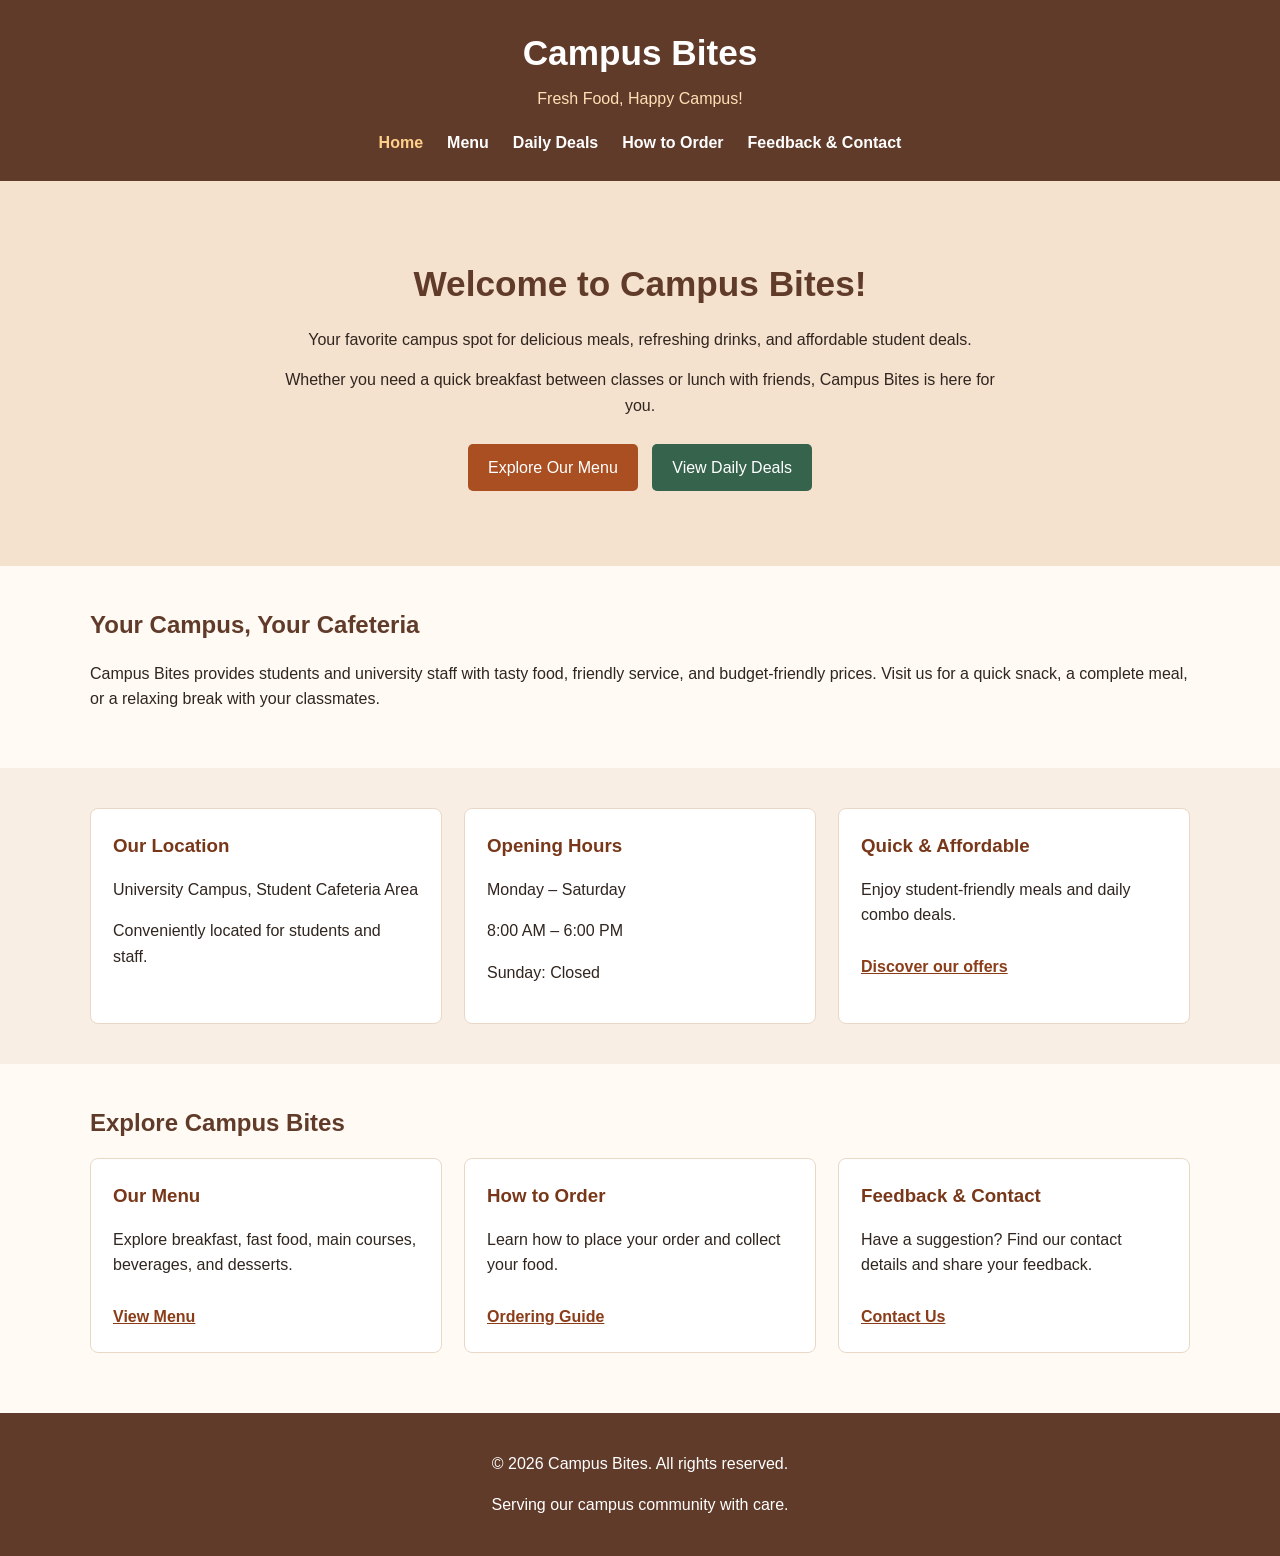
<file: src/index.html>
<!DOCTYPE html>
<html lang="en">
<head>
    <meta charset="UTF-8">
    <meta name="viewport" content="width=device-width, initial-scale=1.0">
    <meta name="description" content="Welcome to Campus Bites, your university cafeteria for fresh food, affordable meals, and daily deals.">
    <title>Campus Bites | Home</title>
    <link rel="stylesheet" href="../styles/style.css">
</head>

<body class="home-page">

    <header class="home-site-header">
        <div class="home-container">
            <h1>Campus Bites</h1>
            <p class="home-tagline">Fresh Food, Happy Campus!</p>

            <nav aria-label="Main navigation">
                <a href="index.html" aria-current="page">Home</a>
                <a href="menu.html">Menu</a>
                <a href="deals.html">Daily Deals</a>
                <a href="order.html">How to Order</a>
                <a href="feedback.html">Feedback & Contact</a>
            </nav>
        </div>
    </header>

    <main>
        <section class="home-hero">
            <div class="home-container">
                <h2>Welcome to Campus Bites!</h2>
                <p>
                    Your favorite campus spot for delicious meals,
                    refreshing drinks, and affordable student deals.
                </p>
                <p>
                    Whether you need a quick breakfast between classes
                    or lunch with friends, Campus Bites is here for you.
                </p>
                <a class="home-btn" href="menu.html">Explore Our Menu</a>
                <a class="home-btn home-btn-secondary" href="deals.html">View Daily Deals</a>
            </div>
        </section>

        <section class="home-about home-container">
            <h2>Your Campus, Your Cafeteria</h2>
            <p>
                Campus Bites provides students and university staff with
                tasty food, friendly service, and budget-friendly prices.
                Visit us for a quick snack, a complete meal, or a relaxing
                break with your classmates.
            </p>
        </section>

        <section class="home-info-section">
            <div class="home-container home-info-grid">

                <article class="home-info-card">
                    <h3>Our Location</h3>
                    <p>University Campus, Student Cafeteria Area</p>
                    <p>Conveniently located for students and staff.</p>
                </article>

                <article class="home-info-card">
                    <h3>Opening Hours</h3>
                    <p>Monday – Saturday</p>
                    <p>8:00 AM – 6:00 PM</p>
                    <p>Sunday: Closed</p>
                </article>

                <article class="home-info-card">
                    <h3>Quick & Affordable</h3>
                    <p>Enjoy student-friendly meals and daily combo deals.</p>
                    <a href="deals.html">Discover our offers</a>
                </article>

            </div>
        </section>

        <section class="home-links home-container">
            <h2>Explore Campus Bites</h2>

            <div class="home-info-grid">

                <article class="home-info-card">
                    <h3>Our Menu</h3>
                    <p>Explore breakfast, fast food, main courses, beverages, and desserts.</p>
                    <a href="menu.html">View Menu</a>
                </article>

                <article class="home-info-card">
                    <h3>How to Order</h3>
                    <p>Learn how to place your order and collect your food.</p>
                    <a href="order.html">Ordering Guide</a>
                </article>

                <article class="home-info-card">
                    <h3>Feedback & Contact</h3>
                    <p>Have a suggestion? Find our contact details and share your feedback.</p>
                    <a href="feedback.html">Contact Us</a>
                </article>

            </div>
        </section>
    </main>

    <footer class="home-site-footer">
        <div class="home-container">
            <p>&copy; 2026 Campus Bites. All rights reserved.</p>
            <p>Serving our campus community with care.</p>
        </div>
    </footer>

</body>
</html>
</file>
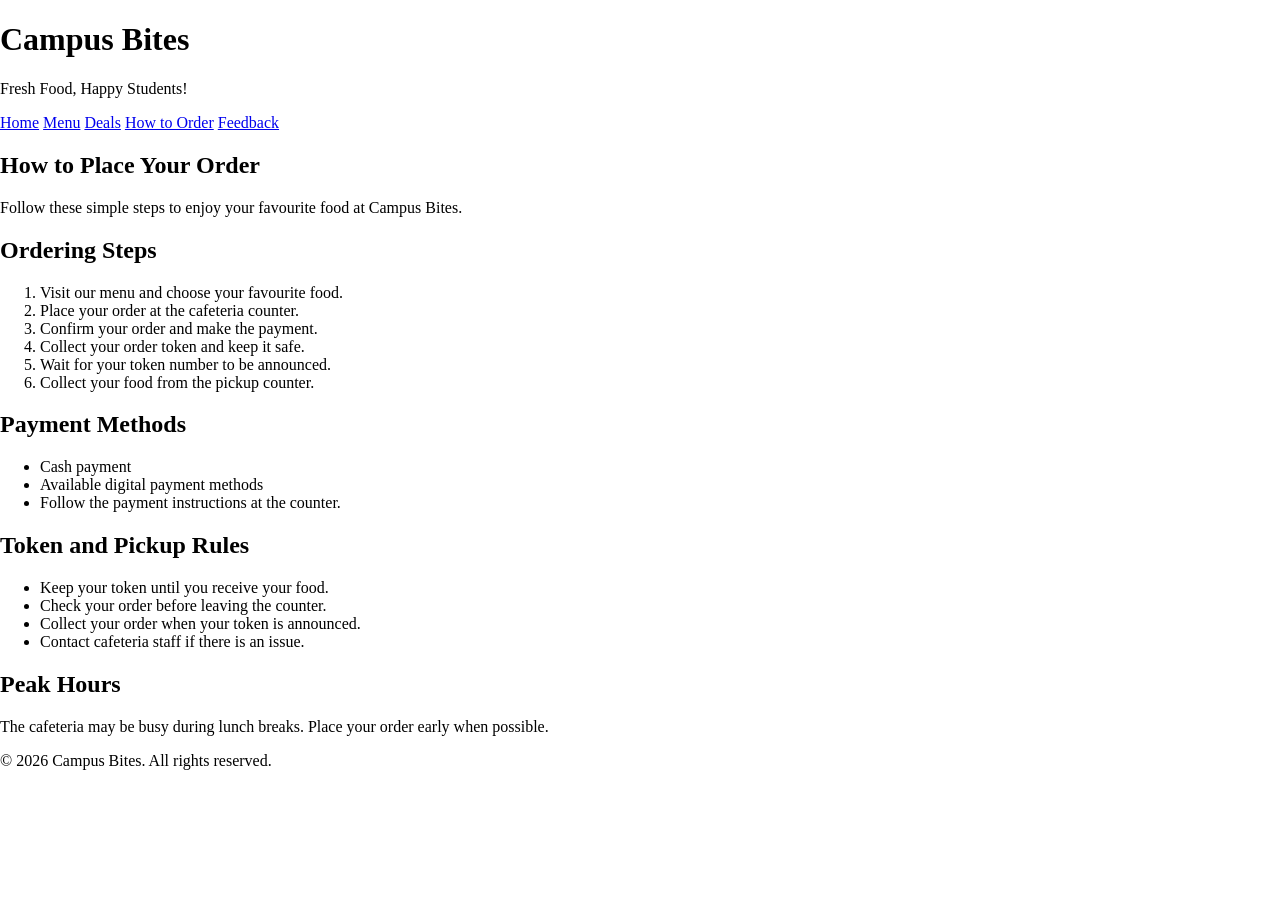
<file: order.html>
<!DOCTYPE html>
<html lang="en">
<head>
    <meta charset="UTF-8">
    <meta name="viewport" content="width=device-width, initial-scale=1.0">
    <title>How to Order | Campus Bites</title>
    <link rel="stylesheet" href="styles/style.css">
</head>
<body>

    <header>
        <h1>Campus Bites</h1>
        <p>Fresh Food, Happy Students!</p>

        <nav>
            <a href="index.html">Home</a>
            <a href="menu.html">Menu</a>
            <a href="deals.html">Deals</a>
            <a href="order.html">How to Order</a>
            <a href="feedback.html">Feedback</a>
        </nav>
    </header>

    <main>
        <section>
            <h2>How to Place Your Order</h2>
            <p>Follow these simple steps to enjoy your favourite
               food at Campus Bites.</p>
        </section>

        <section>
            <h2>Ordering Steps</h2>
            <ol>
                <li>Visit our menu and choose your favourite food.</li>
                <li>Place your order at the cafeteria counter.</li>
                <li>Confirm your order and make the payment.</li>
                <li>Collect your order token and keep it safe.</li>
                <li>Wait for your token number to be announced.</li>
                <li>Collect your food from the pickup counter.</li>
            </ol>
        </section>

        <section>
            <h2>Payment Methods</h2>
            <ul>
                <li>Cash payment</li>
                <li>Available digital payment methods</li>
                <li>Follow the payment instructions at the counter.</li>
            </ul>
        </section>

        <section>
            <h2>Token and Pickup Rules</h2>
            <ul>
                <li>Keep your token until you receive your food.</li>
                <li>Check your order before leaving the counter.</li>
                <li>Collect your order when your token is announced.</li>
                <li>Contact cafeteria staff if there is an issue.</li>
            </ul>
        </section>

        <section>
            <h2>Peak Hours</h2>
            <p>The cafeteria may be busy during lunch breaks.
               Place your order early when possible.</p>
        </section>
    </main>

    <footer>
        <p>&copy; 2026 Campus Bites. All rights reserved.</p>
    </footer>

</body>
</html>
</file>
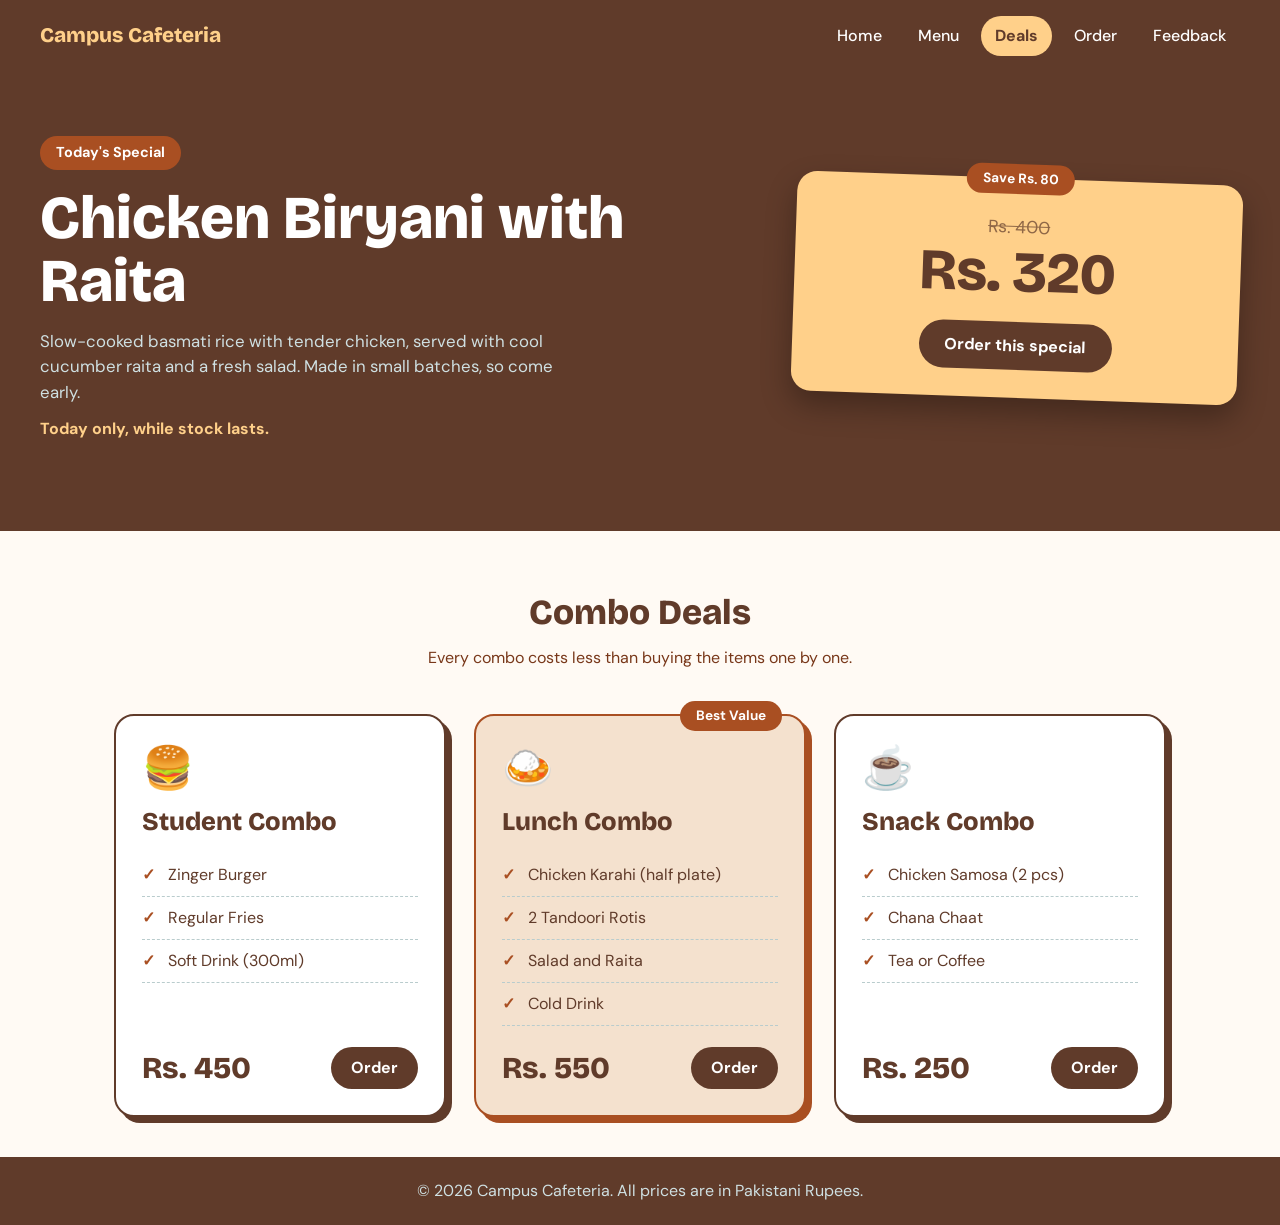
<file: src/deals.html>
<!DOCTYPE html>
<html lang="en">
<head>
  <meta charset="UTF-8">
  <meta name="viewport" content="width=device-width, initial-scale=1.0">
  <title>Daily Specials & Deals | Campus Cafeteria</title>
  <link rel="preconnect" href="https://fonts.googleapis.com">
  <link rel="preconnect" href="https://fonts.gstatic.com" crossorigin>
  <link href="https://fonts.googleapis.com/css2?family=Bricolage+Grotesque:wght@600;800&family=DM+Sans:wght@400;500;700&display=swap" rel="stylesheet">
  <link rel="stylesheet" href="../styles/style.css">
</head>
<body class="deals-page">

  <!-- Navigation -->
  <nav class="deals-nav">
    <span class="deals-nav-logo">Campus Cafeteria</span>
    <ul class="deals-nav-links">
      <li><a href="index.html">Home</a></li>
      <li><a href="menu.html">Menu</a></li>
      <li><a href="deals.html" class="deals-nav-active">Deals</a></li>
      <li><a href="order.html">Order</a></li>
      <li><a href="feedback.html">Feedback</a></li>
    </ul>
  </nav>

  <!-- Hero: today's special -->
  <header class="deals-hero">
    <div class="deals-hero-text">
      <p class="deals-hero-badge">Today's Special</p>
      <h1 class="deals-hero-title">Chicken Biryani with Raita</h1>
      <p class="deals-hero-desc">
        Slow-cooked basmati rice with tender chicken, served with cool
        cucumber raita and a fresh salad. Made in small batches, so come early.
      </p>
      <p class="deals-hero-note">Today only, while stock lasts.</p>
    </div>

    <div class="deals-hero-price">
      <span class="deals-hero-save">Save Rs. 80</span>
      <span class="deals-hero-old">Rs. 400</span>
      <span class="deals-hero-new">Rs. 320</span>
      <a class="deals-btn" href="oder.html">Order this special</a>
    </div>
  </header>

  <main class="deals-main">

    <h2 class="deals-section-title">Combo Deals</h2>
    <p class="deals-section-sub">Every combo costs less than buying the items one by one.</p>

    <div class="deals-grid">

      <article class="deals-card">
        <div class="deals-card-icon">&#127828;</div>
        <h3 class="deals-card-title">Student Combo</h3>
        <ul class="deals-card-list">
          <li>Zinger Burger</li>
          <li>Regular Fries</li>
          <li>Soft Drink (300ml)</li>
        </ul>
        <div class="deals-card-foot">
          <span class="deals-card-price">Rs. 450</span>
          <a class="deals-card-link" href="oder.html">Order</a>
        </div>
      </article>

      <article class="deals-card deals-card-featured">
        <span class="deals-card-tag">Best Value</span>
        <div class="deals-card-icon">&#127835;</div>
        <h3 class="deals-card-title">Lunch Combo</h3>
        <ul class="deals-card-list">
          <li>Chicken Karahi (half plate)</li>
          <li>2 Tandoori Rotis</li>
          <li>Salad and Raita</li>
          <li>Cold Drink</li>
        </ul>
        <div class="deals-card-foot">
          <span class="deals-card-price">Rs. 550</span>
          <a class="deals-card-link" href="oder.html">Order</a>
        </div>
      </article>

      <article class="deals-card">
        <div class="deals-card-icon">&#9749;</div>
        <h3 class="deals-card-title">Snack Combo</h3>
        <ul class="deals-card-list">
          <li>Chicken Samosa (2 pcs)</li>
          <li>Chana Chaat</li>
          <li>Tea or Coffee</li>
        </ul>
        <div class="deals-card-foot">
          <span class="deals-card-price">Rs. 250</span>
          <a class="deals-card-link" href="oder.html">Order</a>
        </div>
      </article>

    </div>
  </main>

  <footer class="deals-footer">
    <p>&copy; 2026 Campus Cafeteria. All prices are in Pakistani Rupees.</p>
  </footer>

</body>
</html>
</file>
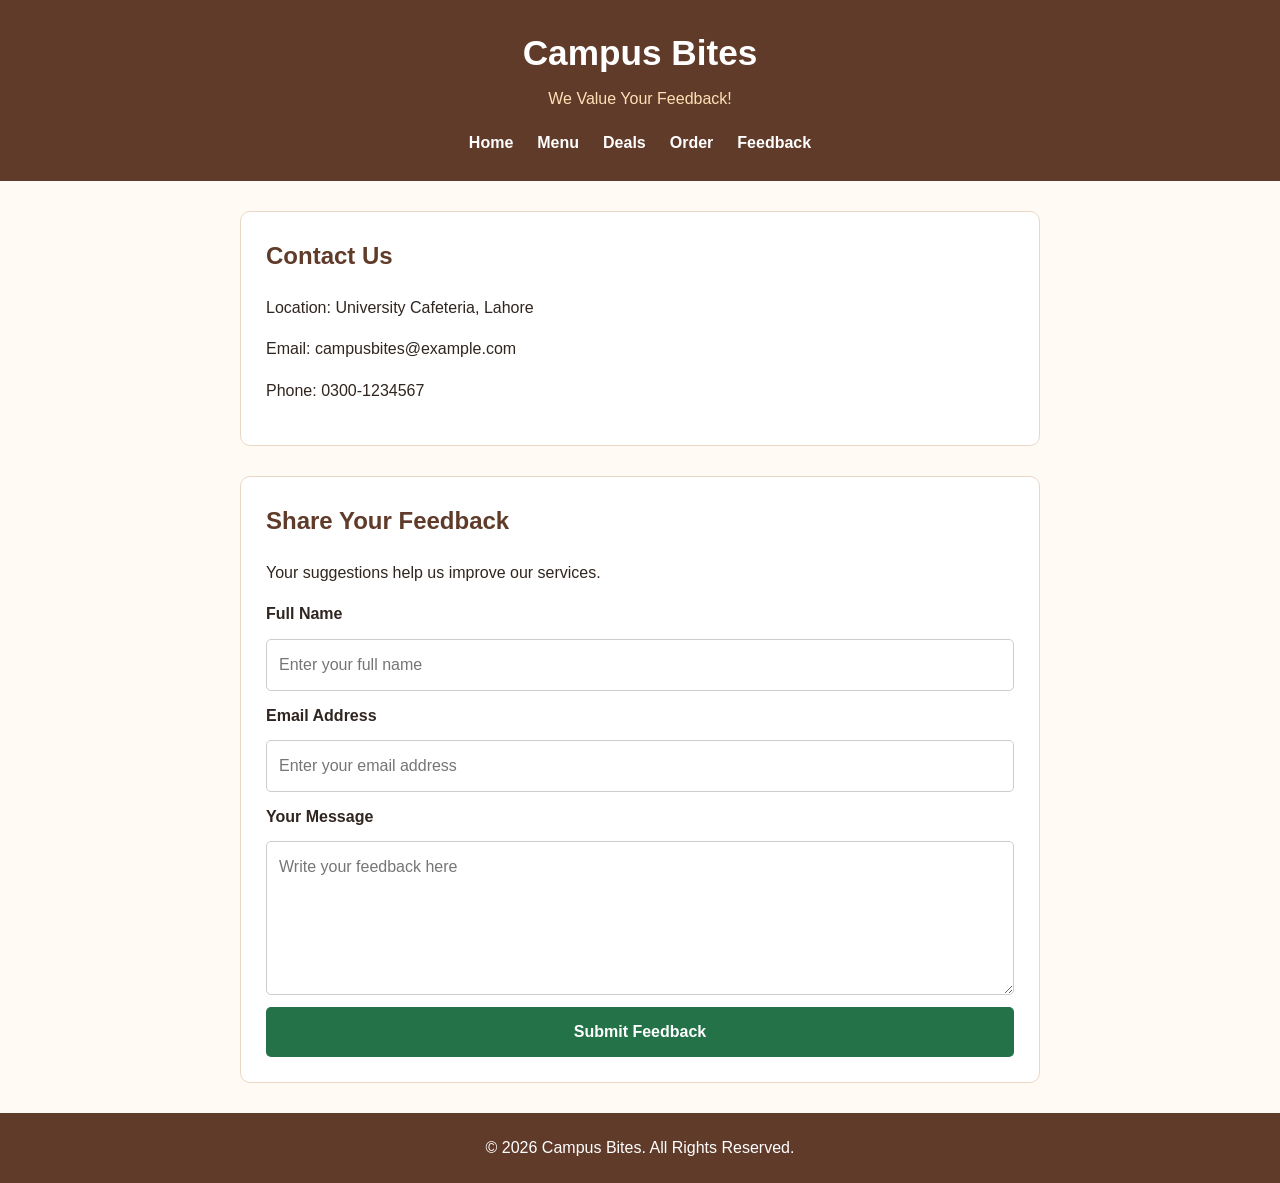
<file: src/feedback.html>
<!DOCTYPE html>
<html lang="en">
<head>
    <meta charset="UTF-8">
    <meta name="viewport" content="width=device-width, initial-scale=1.0">
    <title>Feedback | Campus Bites</title>
    <link rel="stylesheet" href="../styles/style.css">
</head>
<body class="feedback-page">

    <header class="site-header">
        <h1>Campus Bites</h1>
        <p class="tagline">We Value Your Feedback!</p>

        <nav>
            <a href="index.html">Home</a>
            <a href="menu.html">Menu</a>
            <a href="deals.html">Deals</a>
            <a href="order.html">Order</a>
            <a href="feedback.html">Feedback</a>
        </nav>
    </header>

    <main>
        <section class="contact-section">
            <h2>Contact Us</h2>
            <p>Location: University Cafeteria, Lahore</p>
            <p>Email: campusbites@example.com</p>
            <p>Phone: 0300-1234567</p>
        </section>

        <section class="feedback-section">
            <h2>Share Your Feedback</h2>
            <p>Your suggestions help us improve our services.</p>

            <form>
                <label for="name">Full Name</label>
                <input
                    type="text"
                    id="name"
                    name="name"
                    placeholder="Enter your full name"
                    required
                >

                <label for="email">Email Address</label>
                <input
                    type="email"
                    id="email"
                    name="email"
                    placeholder="Enter your email address"
                    required
                >

                <label for="message">Your Message</label>
                <textarea
                    id="message"
                    name="message"
                    rows="5"
                    placeholder="Write your feedback here"
                    required
                ></textarea>

                <button type="submit">Submit Feedback</button>
            </form>
        </section>
    </main>

    <footer class="site-footer">
        <p>&copy; 2026 Campus Bites. All Rights Reserved.</p>
    </footer>

</body>
</html>
</file>
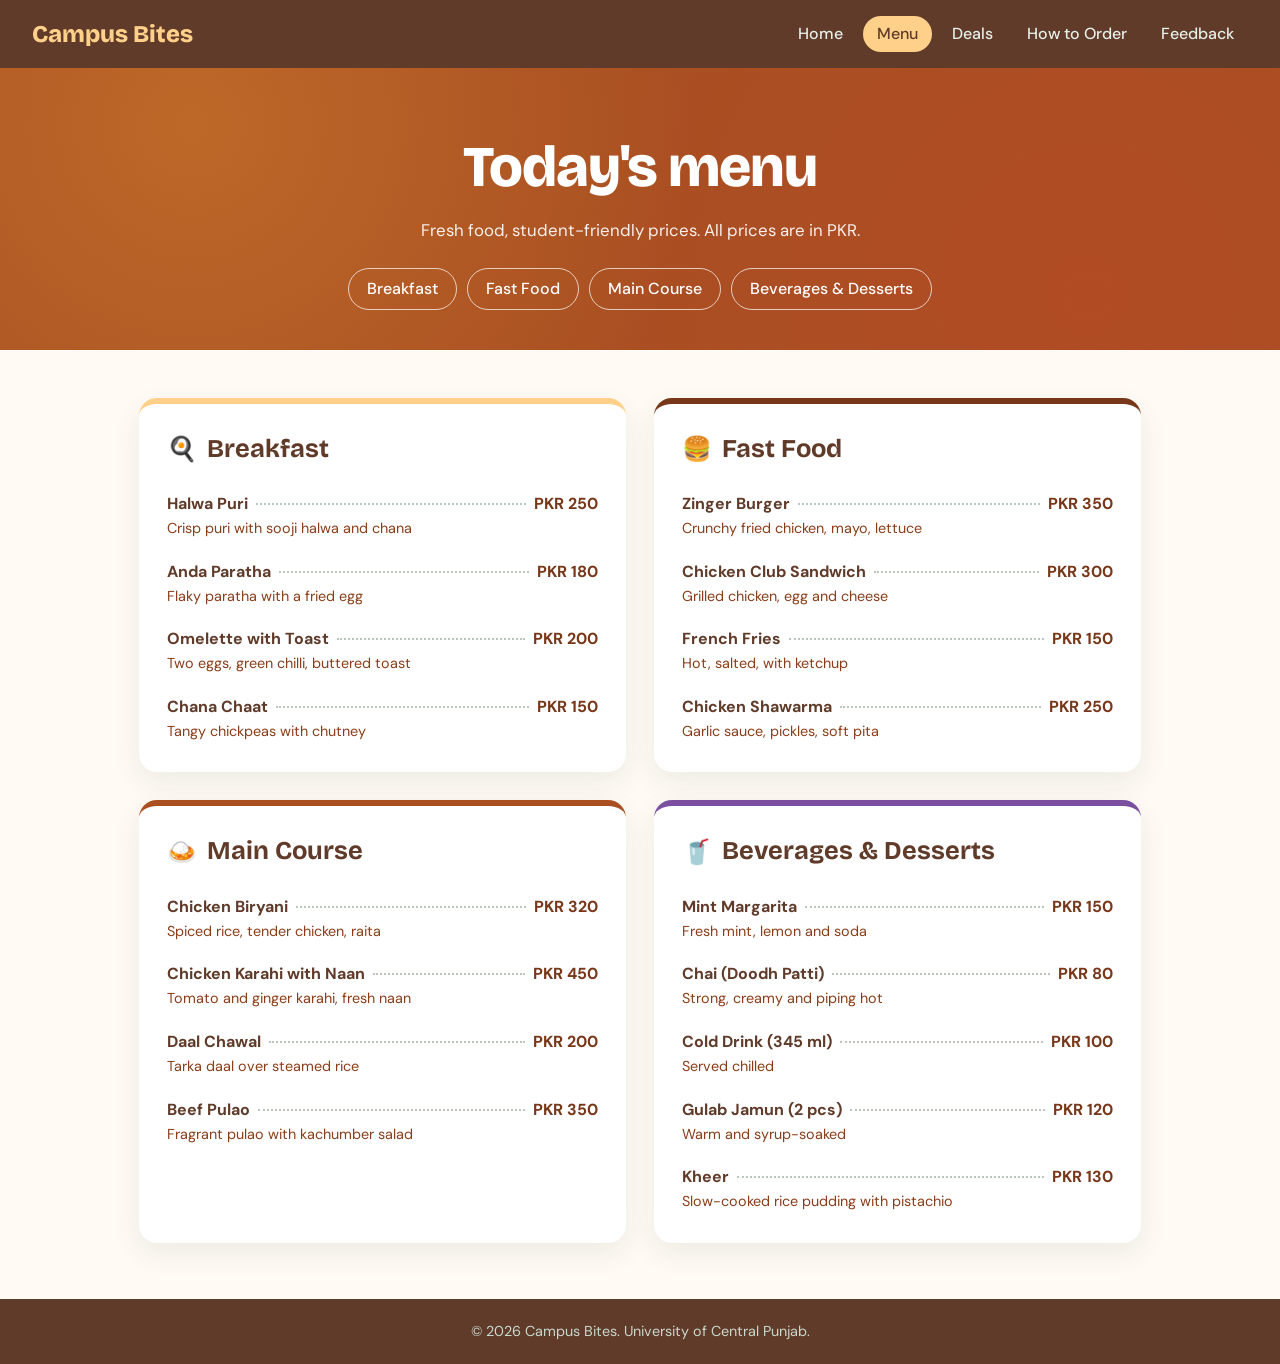
<file: src/menu.html>
<!DOCTYPE html>
<html lang="en">
<head>
  <meta charset="UTF-8">
  <meta name="viewport" content="width=device-width, initial-scale=1.0">
  <title>Menu | Campus Bites</title>
  <link rel="preconnect" href="https://fonts.googleapis.com">
  <link rel="preconnect" href="https://fonts.gstatic.com" crossorigin>
  <link href="https://fonts.googleapis.com/css2?family=Bricolage+Grotesque:wght@600;700;800&family=DM+Sans:wght@400;500;700&display=swap" rel="stylesheet">
  <link rel="stylesheet" href="../styles/style.css">
</head>
<body class="menu-body">

  <header class="site-header">
    <a class="brand" href="index.html">Campus Bites</a>
    <nav>
      <a href="index.html">Home</a>
      <a href="menu.html" class="active">Menu</a>
      <a href="deals.html">Deals</a>
      <a href="order.html">How to Order</a>
      <a href="feedback.html">Feedback</a>
    </nav>
  </header>

  <section class="menu-hero">
    <h2>Today's menu</h2>
    <p>Fresh food, student-friendly prices. All prices are in PKR.</p>
    <div class="menu-jump">
      <a href="#breakfast">Breakfast</a>
      <a href="#fast-food">Fast Food</a>
      <a href="#main-course">Main Course</a>
      <a href="#beverages-desserts">Beverages &amp; Desserts</a>
    </div>
  </section>

  <main class="menu-page">

    <section class="menu-category" id="breakfast">
      <h3><span class="cat-icon">🍳</span> Breakfast</h3>
      <ul class="menu-list">
        <li>
          <div class="item-row"><span class="item-name">Halwa Puri</span><span class="item-dots"></span><span class="item-price">PKR 250</span></div>
          <p class="item-desc">Crisp puri with sooji halwa and chana</p>
        </li>
        <li>
          <div class="item-row"><span class="item-name">Anda Paratha</span><span class="item-dots"></span><span class="item-price">PKR 180</span></div>
          <p class="item-desc">Flaky paratha with a fried egg</p>
        </li>
        <li>
          <div class="item-row"><span class="item-name">Omelette with Toast</span><span class="item-dots"></span><span class="item-price">PKR 200</span></div>
          <p class="item-desc">Two eggs, green chilli, buttered toast</p>
        </li>
        <li>
          <div class="item-row"><span class="item-name">Chana Chaat</span><span class="item-dots"></span><span class="item-price">PKR 150</span></div>
          <p class="item-desc">Tangy chickpeas with chutney</p>
        </li>
      </ul>
    </section>

    <section class="menu-category" id="fast-food">
      <h3><span class="cat-icon">🍔</span> Fast Food</h3>
      <ul class="menu-list">
        <li>
          <div class="item-row"><span class="item-name">Zinger Burger</span><span class="item-dots"></span><span class="item-price">PKR 350</span></div>
          <p class="item-desc">Crunchy fried chicken, mayo, lettuce</p>
        </li>
        <li>
          <div class="item-row"><span class="item-name">Chicken Club Sandwich</span><span class="item-dots"></span><span class="item-price">PKR 300</span></div>
          <p class="item-desc">Grilled chicken, egg and cheese</p>
        </li>
        <li>
          <div class="item-row"><span class="item-name">French Fries</span><span class="item-dots"></span><span class="item-price">PKR 150</span></div>
          <p class="item-desc">Hot, salted, with ketchup</p>
        </li>
        <li>
          <div class="item-row"><span class="item-name">Chicken Shawarma</span><span class="item-dots"></span><span class="item-price">PKR 250</span></div>
          <p class="item-desc">Garlic sauce, pickles, soft pita</p>
        </li>
      </ul>
    </section>

    <section class="menu-category" id="main-course">
      <h3><span class="cat-icon">🍛</span> Main Course</h3>
      <ul class="menu-list">
        <li>
          <div class="item-row"><span class="item-name">Chicken Biryani</span><span class="item-dots"></span><span class="item-price">PKR 320</span></div>
          <p class="item-desc">Spiced rice, tender chicken, raita</p>
        </li>
        <li>
          <div class="item-row"><span class="item-name">Chicken Karahi with Naan</span><span class="item-dots"></span><span class="item-price">PKR 450</span></div>
          <p class="item-desc">Tomato and ginger karahi, fresh naan</p>
        </li>
        <li>
          <div class="item-row"><span class="item-name">Daal Chawal</span><span class="item-dots"></span><span class="item-price">PKR 200</span></div>
          <p class="item-desc">Tarka daal over steamed rice</p>
        </li>
        <li>
          <div class="item-row"><span class="item-name">Beef Pulao</span><span class="item-dots"></span><span class="item-price">PKR 350</span></div>
          <p class="item-desc">Fragrant pulao with kachumber salad</p>
        </li>
      </ul>
    </section>

    <section class="menu-category" id="beverages-desserts">
      <h3><span class="cat-icon">🥤</span> Beverages &amp; Desserts</h3>
      <ul class="menu-list">
        <li>
          <div class="item-row"><span class="item-name">Mint Margarita</span><span class="item-dots"></span><span class="item-price">PKR 150</span></div>
          <p class="item-desc">Fresh mint, lemon and soda</p>
        </li>
        <li>
          <div class="item-row"><span class="item-name">Chai (Doodh Patti)</span><span class="item-dots"></span><span class="item-price">PKR 80</span></div>
          <p class="item-desc">Strong, creamy and piping hot</p>
        </li>
        <li>
          <div class="item-row"><span class="item-name">Cold Drink (345 ml)</span><span class="item-dots"></span><span class="item-price">PKR 100</span></div>
          <p class="item-desc">Served chilled</p>
        </li>
        <li>
          <div class="item-row"><span class="item-name">Gulab Jamun (2 pcs)</span><span class="item-dots"></span><span class="item-price">PKR 120</span></div>
          <p class="item-desc">Warm and syrup-soaked</p>
        </li>
        <li>
          <div class="item-row"><span class="item-name">Kheer</span><span class="item-dots"></span><span class="item-price">PKR 130</span></div>
          <p class="item-desc">Slow-cooked rice pudding with pistachio</p>
        </li>
      </ul>
    </section>

  </main>

  <footer class="site-footer">
    <p>&copy; 2026 Campus Bites. University of Central Punjab.</p>
  </footer>

</body>
</html>
</file>
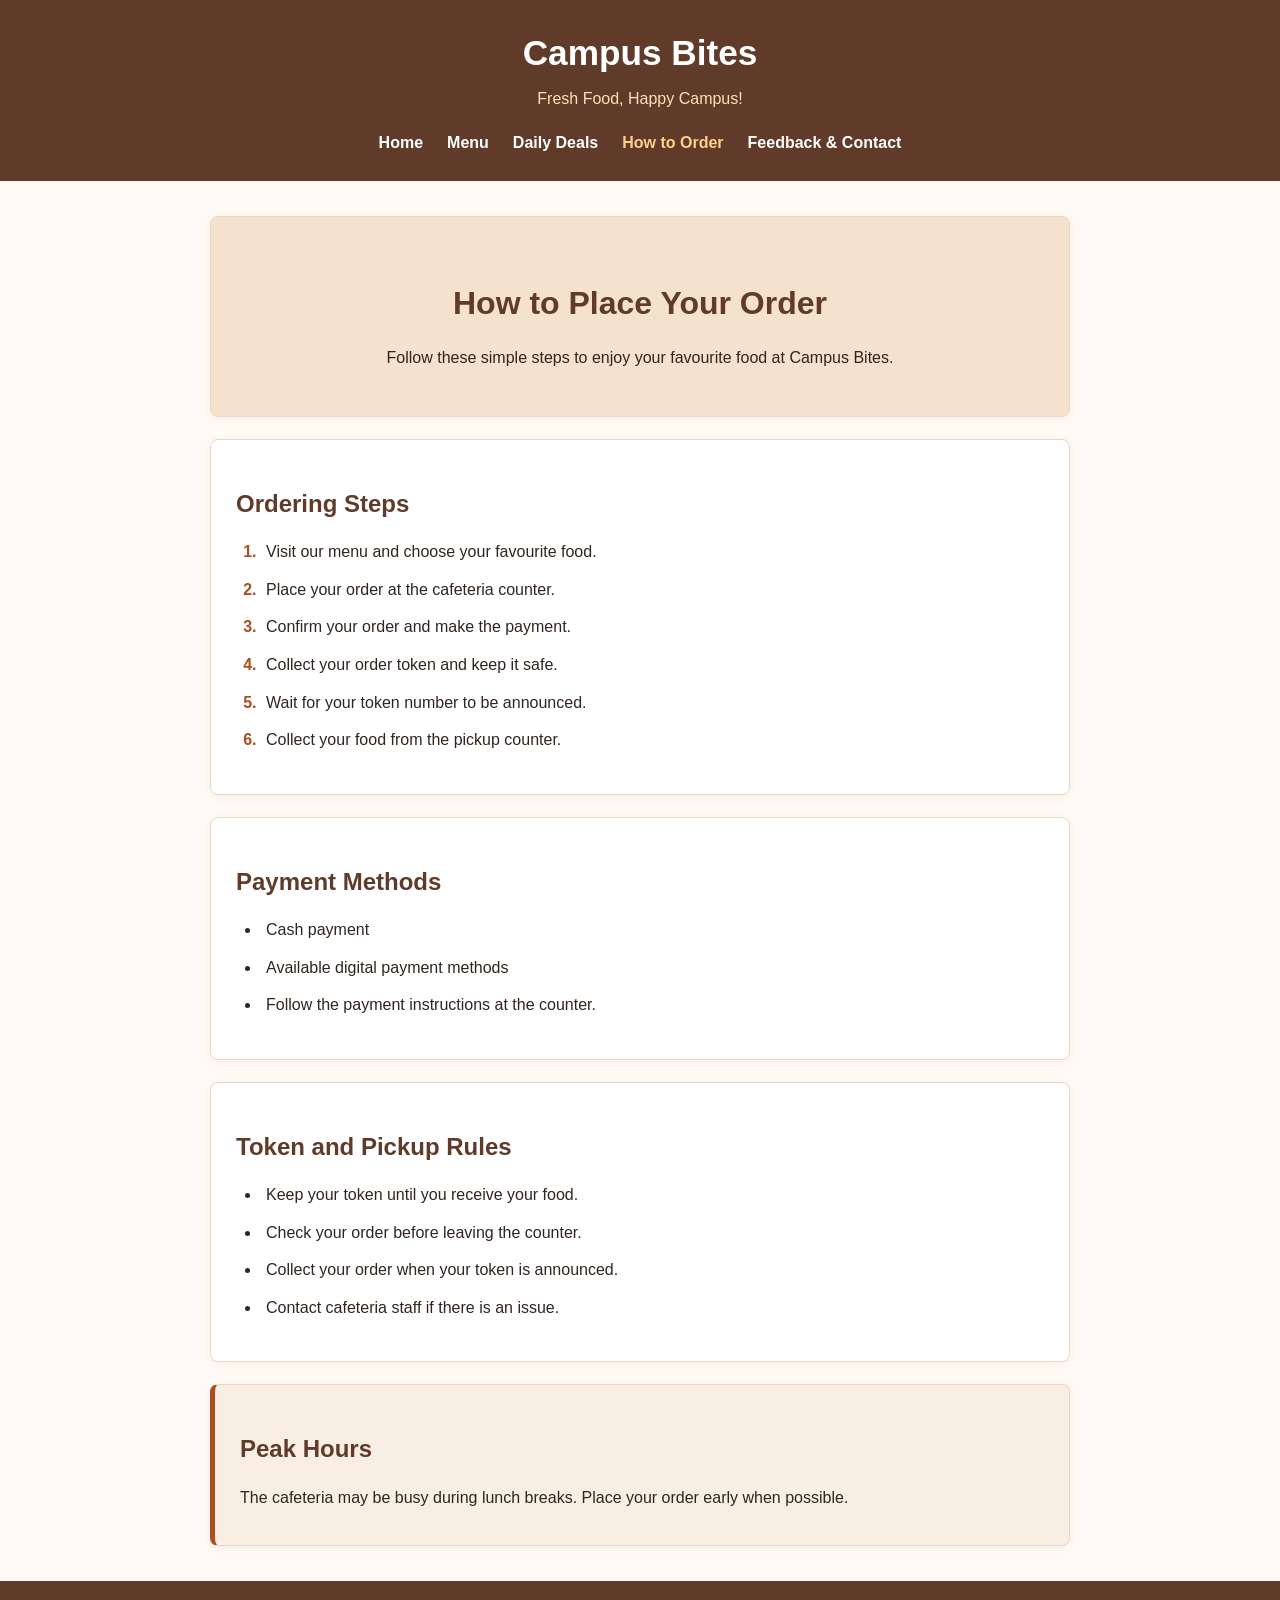
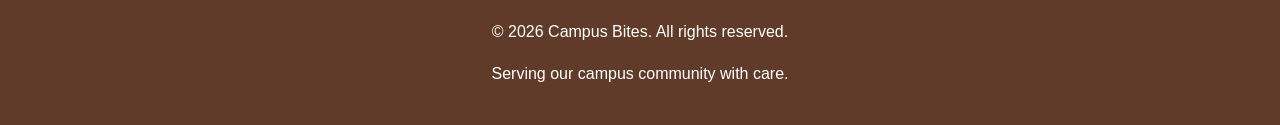
<file: src/order.html>
<!DOCTYPE html>
<html lang="en">
<head>
    <meta charset="UTF-8">
    <meta name="viewport" content="width=device-width, initial-scale=1.0">
    <meta name="description" content="Learn how to order food at Campus Bites.">
    <title>How to Order | Campus Bites</title>
    <link rel="stylesheet" href="../styles/style.css">
</head>

<body class="order-page">

    <header class="home-site-header">
        <div class="home-container">
            <h1>Campus Bites</h1>
            <p class="home-tagline">Fresh Food, Happy Campus!</p>

            <nav aria-label="Main navigation">
                <a href="index.html">Home</a>
                <a href="menu.html">Menu</a>
                <a href="deals.html">Daily Deals</a>
                <a href="order.html" aria-current="page">How to Order</a>
                <a href="feedback.html">Feedback & Contact</a>
            </nav>
        </div>
    </header>

    <main>
        <section class="order-intro">
            <h2>How to Place Your Order</h2>
            <p>
                Follow these simple steps to enjoy your favourite
                food at Campus Bites.
            </p>
        </section>

        <section>
            <h2>Ordering Steps</h2>
            <ol class="order-steps">
                <li>Visit our menu and choose your favourite food.</li>
                <li>Place your order at the cafeteria counter.</li>
                <li>Confirm your order and make the payment.</li>
                <li>Collect your order token and keep it safe.</li>
                <li>Wait for your token number to be announced.</li>
                <li>Collect your food from the pickup counter.</li>
            </ol>
        </section>

        <section>
            <h2>Payment Methods</h2>
            <ul>
                <li>Cash payment</li>
                <li>Available digital payment methods</li>
                <li>Follow the payment instructions at the counter.</li>
            </ul>
        </section>

        <section>
            <h2>Token and Pickup Rules</h2>
            <ul>
                <li>Keep your token until you receive your food.</li>
                <li>Check your order before leaving the counter.</li>
                <li>Collect your order when your token is announced.</li>
                <li>Contact cafeteria staff if there is an issue.</li>
            </ul>
        </section>

        <section class="order-peak-hours">
            <h2>Peak Hours</h2>
            <p>
                The cafeteria may be busy during lunch breaks.
                Place your order early when possible.
            </p>
        </section>
    </main>

    <footer class="home-site-footer">
        <div class="home-container">
            <p>&copy; 2026 Campus Bites. All rights reserved.</p>
            <p>Serving our campus community with care.</p>
        </div>
    </footer>

</body>
</html>
</file>
<file: styles/style.css>
/* =========================================
   GLOBAL RESET
========================================= */

*,
*::before,
*::after {
    box-sizing: border-box;
}

html {
    scroll-behavior: smooth;
}

body {
    margin: 0;
}

img {
    max-width: 100%;
    height: auto;
}


/* =========================================
   HOME PAGE STYLES
========================================= */

body.home-page {
    font-family: Arial, Helvetica, sans-serif;
    line-height: 1.6;
    color: #30251f;
    background-color: #fffaf4;
}

.home-container {
    width: 90%;
    max-width: 1100px;
    margin: 0 auto;
}

/* Header */

.home-site-header {
    background-color: #603b2a;
    color: #ffffff;
    text-align: center;
    padding: 25px 15px;
}

.home-site-header h1 {
    margin: 0;
    font-size: 2.2rem;
}

.home-tagline {
    margin: 5px 0 18px;
    color: #ffe0b5;
}

body.home-page nav {
    display: flex;
    justify-content: center;
    flex-wrap: wrap;
    gap: 12px 24px;
}

body.home-page nav a {
    color: #ffffff;
    text-decoration: none;
    font-weight: bold;
}

body.home-page nav a:hover,
body.home-page nav a[aria-current="page"] {
    color: #ffd08a;
}

/* Hero Section */

.home-hero {
    background-color: #f4e1ce;
    text-align: center;
    padding: 75px 20px;
}

.home-hero h2 {
    color: #603b2a;
    font-size: 2.2rem;
    margin: 0 0 15px;
}

.home-hero p {
    max-width: 720px;
    margin: 0 auto 15px;
}

/* Buttons */

.home-btn {
    display: inline-block;
    background-color: #a94f22;
    color: #ffffff;
    text-decoration: none;
    padding: 11px 20px;
    margin: 10px 5px 0;
    border-radius: 5px;
    transition: background-color 0.2s ease;
}

.home-btn:hover {
    background-color: #783719;
}

.home-btn-secondary {
    background-color: #35634b;
}

.home-btn-secondary:hover {
    background-color: #244b38;
}

/* About and Links Sections */

.home-about,
.home-links {
    padding: 40px 0;
}

.home-about h2,
.home-links h2 {
    color: #603b2a;
    margin: 0 0 15px;
}

/* Information Section */

.home-info-section {
    background-color: #f8eee3;
    padding: 40px 0;
}

.home-info-grid {
    display: grid;
    grid-template-columns: repeat(3, minmax(0, 1fr));
    gap: 22px;
}

.home-info-card {
    background-color: #ffffff;
    border: 1px solid #ead8c7;
    border-radius: 8px;
    padding: 22px;
}

.home-info-card h3 {
    color: #783719;
    margin: 0 0 10px;
}

.home-info-card a {
    display: inline-block;
    color: #8a3d18;
    font-weight: bold;
    margin-top: 10px;
}

/* Footer */

.home-site-footer {
    background-color: #603b2a;
    color: #ffffff;
    text-align: center;
    padding: 22px 15px;
    margin-top: 20px;
}

/* Home Responsive - Tablets */

@media (max-width: 768px) {
    .home-info-grid {
        grid-template-columns: repeat(2, minmax(0, 1fr));
    }

    .home-hero {
        padding: 50px 15px;
    }

    .home-hero h2 {
        font-size: 1.8rem;
    }

    body.home-page nav {
        gap: 10px 16px;
    }
}

/* Home Responsive - Mobile */

@media (max-width: 480px) {
    .home-info-grid {
        grid-template-columns: 1fr;
    }

    .home-site-header h1 {
        font-size: 1.8rem;
    }

    .home-hero h2 {
        font-size: 1.5rem;
    }

    body.home-page nav {
        flex-direction: column;
        gap: 8px;
    }

    .home-btn {
        display: block;
        margin: 12px auto;
        max-width: 240px;
    }
}


/* =========================================
   MENU PAGE STYLES
========================================= */

.menu-body {
    --ink: #603b2a;
    --leaf: #a94f22;
    --saffron: #ffd08a;
    --chilli: #783719;
    --mint: #fffaf4;
    --card: #ffffff;
    --muted: #8a3d18;

    margin: 0;
    background: var(--mint);
    color: var(--ink);
    font-family: "DM Sans", "Segoe UI", Arial, sans-serif;
    line-height: 1.5;
}

/* Header and Navigation */

.menu-body .site-header {
    display: flex;
    align-items: center;
    justify-content: space-between;
    flex-wrap: wrap;
    gap: 12px;
    padding: 16px 32px;
    background: var(--ink);
}

.menu-body .brand {
    font-family: "Bricolage Grotesque", Georgia, serif;
    font-size: 1.5rem;
    font-weight: 800;
    color: var(--saffron);
    text-decoration: none;
}

.menu-body .site-header nav {
    display: flex;
    flex-wrap: wrap;
    gap: 6px;
}

.menu-body .site-header nav a {
    color: #e6efe8;
    text-decoration: none;
    padding: 6px 14px;
    border-radius: 999px;
    font-weight: 500;
    transition: background 0.2s ease;
}

.menu-body .site-header nav a:hover {
    background: rgba(255, 255, 255, 0.12);
}

.menu-body .site-header nav a.active {
    background: var(--saffron);
    color: var(--ink);
}

/* Menu Hero */

.menu-hero {
    text-align: center;
    padding: 56px 20px 40px;
    background-color: var(--leaf);
    background-image:
        radial-gradient(
            circle at 15% 20%,
            rgba(242, 169, 59, 0.28),
            transparent 45%
        ),
        radial-gradient(
            circle at 85% 80%,
            rgba(200, 64, 43, 0.25),
            transparent 45%
        );
    color: #ffffff;
}

.menu-hero h2 {
    margin: 0 0 8px;
    font-family: "Bricolage Grotesque", Georgia, serif;
    font-size: clamp(2.2rem, 6vw, 3.6rem);
    font-weight: 800;
    letter-spacing: -0.02em;
}

.menu-hero p {
    margin: 0 auto 24px;
    max-width: 480px;
    font-size: 1.05rem;
    opacity: 0.92;
}

/* Menu Jump Links */

.menu-jump {
    display: flex;
    flex-wrap: wrap;
    justify-content: center;
    gap: 10px;
}

.menu-jump a {
    padding: 8px 18px;
    border: 1.5px solid rgba(255, 255, 255, 0.7);
    border-radius: 999px;
    color: #ffffff;
    text-decoration: none;
    font-weight: 500;
    transition: background 0.2s ease, color 0.2s ease;
}

.menu-jump a:hover {
    background: var(--saffron);
    border-color: var(--saffron);
    color: var(--ink);
}

/* Menu Grid */

.menu-page {
    display: grid;
    grid-template-columns: repeat(2, minmax(0, 1fr));
    gap: 28px;
    max-width: 1050px;
    margin: 0 auto;
    padding: 48px 24px 56px;
}

.menu-category {
    background: var(--card);
    border-radius: 18px;
    padding: 26px 28px 20px;
    border-top: 6px solid var(--saffron);
    box-shadow: 0 10px 28px rgba(29, 59, 42, 0.08);
    scroll-margin-top: 20px;
}

.menu-category:nth-child(2) {
    border-top-color: var(--chilli);
}

.menu-category:nth-child(3) {
    border-top-color: var(--leaf);
}

.menu-category:nth-child(4) {
    border-top-color: #7a4fa0;
}

.menu-category h3 {
    display: flex;
    align-items: center;
    gap: 10px;
    margin: 0 0 14px;
    font-family: "Bricolage Grotesque", Georgia, serif;
    font-size: 1.6rem;
    font-weight: 700;
}

.cat-icon {
    font-size: 1.5rem;
}

/* Menu Items */

.menu-list {
    list-style: none;
    margin: 0;
    padding: 0;
}

.menu-list li {
    padding: 10px 0;
}

.item-row {
    display: flex;
    align-items: baseline;
    gap: 8px;
}

.item-name {
    font-weight: 700;
}

.item-dots {
    flex: 1;
    min-width: 16px;
    border-bottom: 2px dotted #b9c8bd;
    transform: translateY(-4px);
}

.item-price {
    font-weight: 700;
    color: var(--chilli);
    white-space: nowrap;
}

.item-desc {
    margin: 2px 0 0;
    font-size: 0.9rem;
    color: var(--muted);
}

/* Menu Footer */

.menu-body .site-footer {
    padding: 22px;
    text-align: center;
    background: var(--ink);
    color: #c9d8cd;
    font-size: 0.9rem;
}

.menu-body .site-footer p {
    margin: 0;
}

/* Menu Responsive - Tablets */

@media (max-width: 800px) {
    .menu-page {
        grid-template-columns: 1fr;
        padding: 32px 16px 40px;
    }

    .menu-body .site-header {
        padding: 14px 18px;
        justify-content: center;
    }
}

/* Menu Responsive - Mobile */

@media (max-width: 480px) {
    .menu-hero {
        padding: 40px 16px 30px;
    }

    .menu-category {
        padding: 20px 18px 14px;
    }

    .item-name,
    .item-price {
        font-size: 0.95rem;
    }
}


/* =========================================
   DEALS PAGE STYLES
========================================= */

.deals-page {
    --deals-ink: #603b2a;
    --deals-ink-soft: #783719;
    --deals-saffron: #ffd08a;
    --deals-chili: #a94f22;
    --deals-mint: #fffaf4;
    --deals-white: #ffffff;

    margin: 0;
    font-family: "DM Sans", Arial, Helvetica, sans-serif;
    background-color: var(--deals-mint);
    color: var(--deals-ink);
    line-height: 1.5;
}

.deals-page *,
.deals-page *::before,
.deals-page *::after {
    box-sizing: border-box;
}

/* Navigation */

.deals-nav {
    display: flex;
    justify-content: space-between;
    align-items: center;
    flex-wrap: wrap;
    gap: 12px;
    padding: 16px 40px;
    background-color: var(--deals-ink);
}

.deals-nav-logo {
    font-family: "Bricolage Grotesque", Arial, sans-serif;
    font-weight: 800;
    font-size: 1.3rem;
    color: var(--deals-saffron);
}

.deals-nav-links {
    display: flex;
    flex-wrap: wrap;
    gap: 8px;
    margin: 0;
    padding: 0;
    list-style: none;
}

.deals-nav-links a {
    display: block;
    padding: 8px 14px;
    border-radius: 999px;
    color: var(--deals-white);
    text-decoration: none;
    font-weight: 500;
    transition: background-color 0.2s ease;
}

.deals-nav-links a:hover {
    background-color: var(--deals-ink-soft);
}

.deals-nav-links a.deals-nav-active {
    background-color: var(--deals-saffron);
    color: var(--deals-ink);
    font-weight: 700;
}

/* Hero */

.deals-hero {
    display: grid;
    grid-template-columns: 1.6fr 1fr;
    gap: 40px;
    align-items: center;
    padding: 64px 40px 90px;
    background-color: var(--deals-ink);
    color: var(--deals-white);
}

.deals-hero-badge {
    display: inline-block;
    margin: 0 0 16px;
    padding: 6px 16px;
    border-radius: 999px;
    background-color: var(--deals-chili);
    font-weight: 700;
    font-size: 0.9rem;
}

.deals-hero-title {
    margin: 0 0 16px;
    font-family: "Bricolage Grotesque", Arial, sans-serif;
    font-weight: 800;
    font-size: clamp(2.2rem, 5vw, 3.8rem);
    line-height: 1.05;
}

.deals-hero-desc {
    max-width: 520px;
    margin: 0 0 12px;
    color: #cfe0e2;
    font-size: 1.05rem;
}

.deals-hero-note {
    margin: 0;
    color: var(--deals-saffron);
    font-weight: 700;
}

/* Price Ticket */

.deals-hero-price {
    position: relative;
    display: flex;
    flex-direction: column;
    align-items: center;
    gap: 4px;
    padding: 36px 24px 28px;
    border-radius: 20px;
    background-color: var(--deals-saffron);
    color: var(--deals-ink);
    text-align: center;
    transform: rotate(2deg);
    box-shadow: 0 14px 30px rgba(0, 0, 0, 0.3);
}

.deals-hero-save {
    position: absolute;
    top: -14px;
    padding: 5px 16px;
    border-radius: 999px;
    background-color: var(--deals-chili);
    color: var(--deals-white);
    font-weight: 700;
    font-size: 0.85rem;
}

.deals-hero-old {
    font-size: 1.1rem;
    text-decoration: line-through;
    opacity: 0.7;
}

.deals-hero-new {
    font-family: "Bricolage Grotesque", Arial, sans-serif;
    font-weight: 800;
    font-size: 3.6rem;
    line-height: 1;
}

.deals-btn {
    display: inline-block;
    margin-top: 16px;
    padding: 12px 26px;
    border-radius: 999px;
    background-color: var(--deals-ink);
    color: var(--deals-white);
    text-decoration: none;
    font-weight: 700;
    transition: background-color 0.2s ease;
}

.deals-btn:hover {
    background-color: var(--deals-chili);
}

/* Combos */

.deals-main {
    max-width: 1100px;
    margin: 0 auto;
    padding: 0 24px 40px;
}

.deals-section-title {
    margin: 56px 0 6px;
    font-family: "Bricolage Grotesque", Arial, sans-serif;
    font-weight: 800;
    font-size: 2.2rem;
    text-align: center;
}

.deals-section-sub {
    margin: 0 0 44px;
    text-align: center;
    color: var(--deals-ink-soft);
}

.deals-grid {
    display: grid;
    grid-template-columns: repeat(3, minmax(0, 1fr));
    gap: 28px;
    align-items: stretch;
}

.deals-card {
    position: relative;
    display: flex;
    flex-direction: column;
    padding: 32px 26px 24px;
    border-radius: 20px;
    background-color: var(--deals-white);
    border: 2px solid var(--deals-ink);
    box-shadow: 6px 6px 0 var(--deals-ink);
    transition: transform 0.15s ease, box-shadow 0.15s ease;
}

.deals-card:hover {
    transform: translate(-3px, -3px);
    box-shadow: 9px 9px 0 var(--deals-ink);
}

.deals-card-featured {
    background-color: #f4e1ce;
    box-shadow: 6px 6px 0 var(--deals-chili);
    border-color: var(--deals-chili);
}

.deals-card-featured:hover {
    box-shadow: 9px 9px 0 var(--deals-chili);
}

.deals-card-tag {
    position: absolute;
    top: -15px;
    right: 22px;
    padding: 5px 16px;
    border-radius: 999px;
    background-color: var(--deals-chili);
    color: var(--deals-white);
    font-weight: 700;
    font-size: 0.85rem;
}

.deals-card-icon {
    font-size: 2.6rem;
    line-height: 1;
}

.deals-card-title {
    margin: 14px 0 12px;
    font-family: "Bricolage Grotesque", Arial, sans-serif;
    font-weight: 800;
    font-size: 1.6rem;
}

.deals-card-list {
    flex-grow: 1;
    margin: 0 0 20px;
    padding: 0;
    list-style: none;
}

.deals-card-list li {
    padding: 9px 0 9px 26px;
    position: relative;
    border-bottom: 1px dashed #b9cccd;
}

.deals-card-list li::before {
    content: "\2713";
    position: absolute;
    left: 0;
    font-weight: 700;
    color: var(--deals-chili);
}

.deals-card-foot {
    display: flex;
    justify-content: space-between;
    align-items: center;
    flex-wrap: wrap;
    gap: 12px;
}

.deals-card-price {
    font-family: "Bricolage Grotesque", Arial, sans-serif;
    font-weight: 800;
    font-size: 1.9rem;
}

.deals-card-link {
    padding: 9px 20px;
    border-radius: 999px;
    background-color: var(--deals-ink);
    color: var(--deals-white);
    text-decoration: none;
    font-weight: 700;
    transition: background-color 0.2s ease;
}

.deals-card-link:hover {
    background-color: var(--deals-chili);
}

/* Keyboard Focus */

.deals-page a:focus-visible {
    outline: 3px solid var(--deals-saffron);
    outline-offset: 3px;
}

/* Footer */

.deals-footer {
    padding: 22px 16px;
    background-color: var(--deals-ink);
    color: #cfe0e2;
    text-align: center;
}

.deals-footer p {
    margin: 0;
}

/* Deals Responsive - Tablets */

@media (max-width: 900px) {
    .deals-hero {
        grid-template-columns: 1fr;
        padding: 48px 28px 64px;
    }

    .deals-hero-price {
        max-width: 320px;
        width: 100%;
        margin: 0 auto;
        transform: rotate(0deg);
    }

    .deals-grid {
        grid-template-columns: repeat(2, minmax(0, 1fr));
    }
}

/* Deals Responsive - Mobile */

@media (max-width: 600px) {
    .deals-nav {
        flex-direction: column;
        gap: 10px;
        padding: 14px 16px;
    }

    .deals-nav-links {
        justify-content: center;
    }

    .deals-hero {
        padding: 36px 20px 52px;
    }

    .deals-hero-price {
        max-width: none;
    }

    .deals-grid {
        grid-template-columns: 1fr;
    }

    .deals-section-title {
        font-size: 1.8rem;
    }
}


/* =========================================
   FEEDBACK PAGE STYLES
========================================= */

/* Feedback page body must have class="feedback-page" */

.feedback-page {
    margin: 0;
    padding: 0;
    font-family: Arial, Helvetica, sans-serif;
    line-height: 1.6;
    color: #30251f;
    background-color: #fffaf4;
}

/* Header */

.feedback-page .site-header {
    background-color: #603b2a;
    color: #ffffff;
    text-align: center;
    padding: 25px 15px;
}

.feedback-page .site-header h1 {
    margin: 0;
    font-size: 2.2rem;
}

.feedback-page .tagline {
    margin: 5px 0 18px;
    color: #ffe0b5;
}

/* Navigation */

.feedback-page nav {
    display: flex;
    justify-content: center;
    flex-wrap: wrap;
    gap: 12px 24px;
}

.feedback-page nav a {
    color: #ffffff;
    text-decoration: none;
    font-weight: bold;
}

.feedback-page nav a:hover,
.feedback-page nav a[aria-current="page"] {
    color: #ffd08a;
}

/* Contact and Feedback Sections */

.feedback-page .contact-section,
.feedback-page .feedback-section {
    width: 90%;
    max-width: 800px;
    margin: 30px auto;
    padding: 25px;
    background-color: #ffffff;
    border: 1px solid #ead8c7;
    border-radius: 10px;
}

.feedback-page .contact-section h2,
.feedback-page .feedback-section h2 {
    margin-top: 0;
    color: #603b2a;
}

/* Feedback Form */

.feedback-page .feedback-section form {
    display: flex;
    flex-direction: column;
    gap: 12px;
}

.feedback-page .feedback-section label {
    font-weight: bold;
}

.feedback-page .feedback-section input,
.feedback-page .feedback-section textarea {
    width: 100%;
    padding: 12px;
    border: 1px solid #cccccc;
    border-radius: 5px;
    font: inherit;
}

.feedback-page .feedback-section textarea {
    resize: vertical;
    min-height: 120px;
}

.feedback-page .feedback-section button {
    padding: 12px;
    background-color: #247348;
    color: #ffffff;
    border: none;
    border-radius: 5px;
    font: inherit;
    font-weight: bold;
    cursor: pointer;
    transition: background-color 0.2s ease;
}

.feedback-page .feedback-section button:hover {
    background-color: #195536;
}

/* Feedback Footer */

.feedback-page .site-footer {
    margin-top: 30px;
    padding: 22px 15px;
    background-color: #603b2a;
    color: #ffffff;
    text-align: center;
}

.feedback-page .site-footer p {
    margin: 0;
}

/* Feedback Responsive - Tablets and Mobile */

@media (max-width: 768px) {
    .feedback-page .contact-section,
    .feedback-page .feedback-section {
        width: auto;
        margin: 15px;
        padding: 18px;
    }

    .feedback-page .site-header h1 {
        font-size: 1.8rem;
    }

    .feedback-page nav {
        gap: 10px 16px;
    }
}

/* Feedback Responsive - Small Mobile */

@media (max-width: 480px) {
    .feedback-page nav {
        flex-direction: column;
        gap: 8px;
    }

    .feedback-page .contact-section,
    .feedback-page .feedback-section {
        margin: 12px;
        padding: 15px;
    }
}

/* Order Page Styles */

body.order-page {
    font-family: Arial, Helvetica, sans-serif;
    line-height: 1.6;
    color: #30251f;
    background-color: #fffaf4;
}

body.order-page nav {
    display: flex;
    justify-content: center;
    flex-wrap: wrap;
    gap: 12px 24px;
}

body.order-page nav a {
    color: #ffffff;
    text-decoration: none;
    font-weight: bold;
}

body.order-page nav a:hover,
body.order-page nav a[aria-current="page"] {
    color: #ffd08a;
}

.order-page main {
    max-width: 900px;
    margin: 35px auto;
    padding: 0 20px;
}

.order-page section {
    background-color: #ffffff;
    margin-bottom: 22px;
    padding: 25px;
    border-radius: 8px;
    border: 1px solid #ead8c7;
    box-shadow: 0 2px 8px rgba(96, 59, 42, 0.06);
}

.order-page section h2 {
    color: #603b2a;
    margin-bottom: 12px;
    font-size: 1.5rem;
}

.order-page section p {
    margin-bottom: 10px;
}

.order-page .order-intro {
    background-color: #f4e1ce;
    text-align: center;
    padding: 35px 25px;
}

.order-page .order-intro h2 {
    font-size: 2rem;
}

.order-page ol,
.order-page ul {
    padding-left: 25px;
}

.order-page li {
    margin-bottom: 12px;
    padding-left: 5px;
}

.order-page .order-steps li::marker {
    color: #a94f22;
    font-weight: bold;
}

.order-page .order-peak-hours {
    background-color: #f8eee3;
    border-left: 5px solid #a94f22;
}

/* Order Page Responsive */

@media (max-width: 768px) {
    body.order-page nav {
        gap: 10px 16px;
    }

    .order-page main {
        margin: 25px auto;
    }

    .order-page section {
        padding: 20px;
    }

    .order-page .order-intro h2 {
        font-size: 1.7rem;
    }
}

@media (max-width: 480px) {
    body.order-page nav {
        flex-direction: column;
        gap: 8px;
    }

    .order-page main {
        padding: 0 12px;
    }

    .order-page section {
        padding: 16px;
    }

    .order-page .order-intro h2 {
        font-size: 1.5rem;
    }
}
</file>
